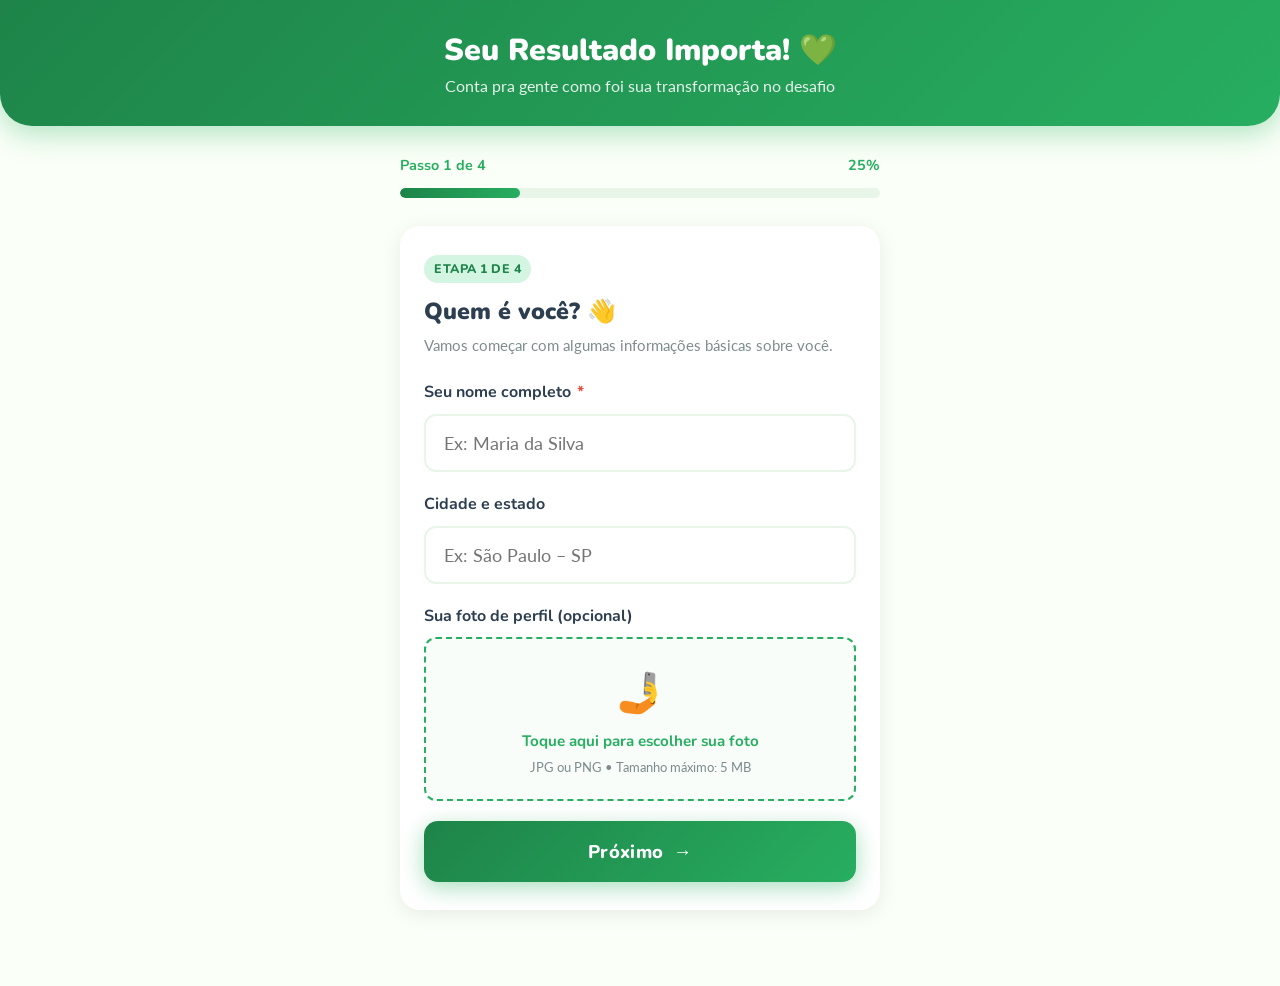
<file: depoimentos/index.html>
<!DOCTYPE html>
<html lang="pt-BR">
<head>
  <meta charset="UTF-8">
  <meta name="viewport" content="width=device-width, initial-scale=1.0, maximum-scale=1.0">
  <title>Seu Resultado Importa! — Desafio -5kg em 7 Dias</title>
  <link rel="stylesheet" href="style.css">
  <style>
    /* Estilos exclusivos desta página que não precisam ir para o CSS compartilhado */
    .nav-voltar {
      display: inline-flex;
      align-items: center;
      gap: 6px;
      background: none;
      border: none;
      color: var(--verde);
      font-family: 'Nunito', sans-serif;
      font-size: 0.95rem;
      font-weight: 700;
      cursor: pointer;
      padding: 8px 0;
      margin-bottom: 8px;
    }
    .nav-voltar:hover { text-decoration: underline; }

    .campo-peso-par {
      display: grid;
      grid-template-columns: 1fr 1fr;
      gap: 14px;
    }

    .sufixo-campo {
      position: relative;
    }
    .sufixo-campo .sufixo {
      position: absolute;
      right: 16px;
      top: 50%;
      transform: translateY(-50%);
      font-family: 'Nunito', sans-serif;
      font-weight: 700;
      color: var(--texto2);
      pointer-events: none;
      font-size: 1rem;
    }
    .sufixo-campo .input-campo { padding-right: 46px; }

    .etapa-numero {
      display: inline-block;
      background: var(--verde-claro);
      color: var(--verde-escuro);
      font-family: 'Nunito', sans-serif;
      font-weight: 800;
      font-size: 0.78rem;
      padding: 4px 10px;
      border-radius: 99px;
      margin-bottom: 10px;
      text-transform: uppercase;
      letter-spacing: 0.5px;
    }
  </style>
</head>
<body>

<!-- Canvas para confete (sempre presente, fora do .pagina) -->
<canvas id="confete-canvas"></canvas>

<!-- Header -->
<header class="header">
  <h1>Seu Resultado Importa! 💚</h1>
  <p>Conta pra gente como foi sua transformação no desafio</p>
</header>

<div class="pagina">

  <!-- Barra de progresso -->
  <div class="progress-wrap" id="progress-wrap">
    <div class="progress-info">
      <span id="passo-texto">Passo 1 de 4</span>
      <span id="passo-pct">25%</span>
    </div>
    <div class="progress-bar">
      <div class="progress-fill" id="progress-fill" style="width:25%"></div>
    </div>
  </div>

  <!-- =============================================
       ETAPA 1 — Identificação
       ============================================= -->
  <div class="etapa ativa" id="etapa-1">
    <div class="etapa-card">
      <span class="etapa-numero">Etapa 1 de 4</span>
      <h2 class="etapa-titulo">Quem é você? 👋</h2>
      <p class="etapa-subtitulo">Vamos começar com algumas informações básicas sobre você.</p>

      <!-- Nome -->
      <div class="campo-grupo">
        <label class="campo-label" for="nome">Seu nome completo <span class="obrigatorio">*</span></label>
        <input type="text"
               id="nome"
               class="input-campo"
               placeholder="Ex: Maria da Silva"
               autocomplete="name"
               inputmode="text">
        <div class="msg-erro" id="erro-nome">⚠️ Por favor, informe seu nome completo.</div>
      </div>

      <!-- Cidade -->
      <div class="campo-grupo">
        <label class="campo-label" for="cidade">Cidade e estado</label>
        <input type="text"
               id="cidade"
               class="input-campo"
               placeholder="Ex: São Paulo – SP"
               autocomplete="address-level2"
               inputmode="text">
      </div>

      <!-- Foto de perfil -->
      <div class="campo-grupo">
        <label class="campo-label">Sua foto de perfil (opcional)</label>
        <div class="upload-area" onclick="document.getElementById('foto-perfil').click()">
          <span class="upload-icon">🤳</span>
          <p class="upload-texto">Toque aqui para escolher sua foto</p>
          <p class="upload-subtexto">JPG ou PNG • Tamanho máximo: 5 MB</p>
          <input type="file" id="foto-perfil" accept="image/*">
        </div>
        <img id="preview-perfil" class="preview-circular" alt="Prévia da foto de perfil">
      </div>

      <button class="btn-primario" onclick="irParaEtapa(2)">
        Próximo <span>→</span>
      </button>
    </div>
  </div>

  <!-- =============================================
       ETAPA 2 — Peso
       ============================================= -->
  <div class="etapa" id="etapa-2">
    <div class="etapa-card">
      <button class="nav-voltar" onclick="irParaEtapa(1)">← Voltar</button>
      <span class="etapa-numero">Etapa 2 de 4</span>
      <h2 class="etapa-titulo">Seu peso ⚖️</h2>
      <p class="etapa-subtitulo">Informe seu peso antes e depois do desafio. Não precisa ser exato, vai pelo que você mediu!</p>

      <!-- Peso antes/depois -->
      <div class="campo-grupo">
        <label class="campo-label">Seu peso ANTES e DEPOIS do desafio <span class="obrigatorio">*</span></label>
        <div class="campo-peso-par">
          <div>
            <p style="font-size:0.85rem;color:var(--texto2);font-weight:700;margin-bottom:6px;">📅 Antes</p>
            <div class="sufixo-campo">
              <input type="number"
                     id="peso-antes"
                     class="input-campo"
                     placeholder="78,5"
                     step="0.1"
                     min="30"
                     max="300"
                     inputmode="decimal"
                     oninput="calcularKg()">
              <span class="sufixo">kg</span>
            </div>
          </div>
          <div>
            <p style="font-size:0.85rem;color:var(--texto2);font-weight:700;margin-bottom:6px;">✅ Depois</p>
            <div class="sufixo-campo">
              <input type="number"
                     id="peso-depois"
                     class="input-campo"
                     placeholder="74,2"
                     step="0.1"
                     min="30"
                     max="300"
                     inputmode="decimal"
                     oninput="calcularKg()">
              <span class="sufixo">kg</span>
            </div>
          </div>
        </div>
        <div class="msg-erro" id="erro-peso">⚠️ Por favor, preencha os dois pesos corretamente.</div>
        <div class="msg-aviso" id="aviso-peso-maior">⚠️ O peso depois parece maior que o anterior. Confira os valores!</div>
      </div>

      <!-- Resultado kg -->
      <div class="resultado-destaque" id="resultado-kg">
        <div class="resultado-numero" id="kg-perdidos-texto">-</div>
        <div class="resultado-texto" id="kg-perdidos-label">kg perdidos 🎉</div>
      </div>

      <!-- Fotos antes/depois -->
      <div class="campo-grupo">
        <label class="campo-label">Fotos antes e depois (opcional)</label>
        <div class="fotos-row">
          <div>
            <span class="foto-slot-label">📸 Antes</span>
            <div class="upload-area" onclick="document.getElementById('foto-antes').click()" style="padding:16px 12px;">
              <span class="upload-icon" style="font-size:1.8rem;">📷</span>
              <p class="upload-texto" style="font-size:0.85rem;">Escolher foto</p>
              <input type="file" id="foto-antes" accept="image/*">
            </div>
            <img id="preview-antes" class="preview-retangular" alt="Foto antes">
          </div>
          <div>
            <span class="foto-slot-label">✨ Depois</span>
            <div class="upload-area" onclick="document.getElementById('foto-depois').click()" style="padding:16px 12px;">
              <span class="upload-icon" style="font-size:1.8rem;">📷</span>
              <p class="upload-texto" style="font-size:0.85rem;">Escolher foto</p>
              <input type="file" id="foto-depois" accept="image/*">
            </div>
            <img id="preview-depois" class="preview-retangular" alt="Foto depois">
          </div>
        </div>
      </div>

      <button class="btn-primario" onclick="irParaEtapa(3)">
        Próximo <span>→</span>
      </button>
    </div>
  </div>

  <!-- =============================================
       ETAPA 3 — Medidas
       ============================================= -->
  <div class="etapa" id="etapa-3">
    <div class="etapa-card">
      <button class="nav-voltar" onclick="irParaEtapa(2)">← Voltar</button>
      <span class="etapa-numero">Etapa 3 de 4</span>
      <h2 class="etapa-titulo">Suas medidas 📏</h2>
      <p class="etapa-subtitulo">Preencha o que você mediu. Pode deixar em branco o que não mediu — tudo bem!</p>

      <!-- Cabeçalho da tabela -->
      <div class="medidas-header">
        <span></span>
        <span>Antes (cm)</span>
        <span>Depois (cm)</span>
      </div>

      <!-- Linhas de medidas -->
      <div id="linhas-medidas">
        <!-- geradas pelo JS -->
      </div>

      <!-- Resultado total cm -->
      <div class="resultado-destaque" id="resultado-cm">
        <div class="resultado-numero" id="cm-perdidos-texto">-</div>
        <div class="resultado-texto">cm perdidos no total 💪</div>
      </div>

      <button class="btn-primario" onclick="irParaEtapa(4)">
        Próximo <span>→</span>
      </button>
    </div>
  </div>

  <!-- =============================================
       ETAPA 4 — Depoimento
       ============================================= -->
  <div class="etapa" id="etapa-4">
    <div class="etapa-card">
      <button class="nav-voltar" onclick="irParaEtapa(3)">← Voltar</button>
      <span class="etapa-numero">Etapa 4 de 4</span>
      <h2 class="etapa-titulo">Seu depoimento 💬</h2>
      <p class="etapa-subtitulo">Conta tudo! Sua história pode inspirar outras mulheres a dar o primeiro passo.</p>

      <!-- Texto do depoimento -->
      <div class="campo-grupo">
        <label class="campo-label" for="depoimento-texto">Como foi sua experiência? O que mudou na sua vida? <span class="obrigatorio">*</span></label>
        <textarea id="depoimento-texto"
                  class="input-campo"
                  placeholder="Ex: Eu estava sem esperança, mas em 7 dias consegui..."
                  oninput="contarChars(this)"></textarea>
        <div class="contador-chars" id="contador-chars">Mínimo 50 caracteres</div>
        <div class="msg-erro" id="erro-depoimento">⚠️ Conta mais! Escreva pelo menos 50 caracteres.</div>
      </div>

      <!-- Avaliação com estrelas -->
      <div class="campo-grupo">
        <label class="campo-label">Como você avalia o desafio? <span class="obrigatorio">*</span></label>
        <div class="estrelas-wrap" id="estrelas-wrap">
          <span class="estrela" data-val="1" onclick="selecionarEstrela(1)" onmouseover="hoverEstrela(1)" onmouseout="unhoverEstrela()">⭐</span>
          <span class="estrela" data-val="2" onclick="selecionarEstrela(2)" onmouseover="hoverEstrela(2)" onmouseout="unhoverEstrela()">⭐</span>
          <span class="estrela" data-val="3" onclick="selecionarEstrela(3)" onmouseover="hoverEstrela(3)" onmouseout="unhoverEstrela()">⭐</span>
          <span class="estrela" data-val="4" onclick="selecionarEstrela(4)" onmouseover="hoverEstrela(4)" onmouseout="unhoverEstrela()">⭐</span>
          <span class="estrela" data-val="5" onclick="selecionarEstrela(5)" onmouseover="hoverEstrela(5)" onmouseout="unhoverEstrela()">⭐</span>
        </div>
        <div class="msg-erro" id="erro-estrelas">⚠️ Por favor, selecione uma avaliação de 1 a 5 estrelas.</div>
      </div>

      <!-- Autorização -->
      <div class="campo-grupo">
        <label class="checkbox-grupo">
          <input type="checkbox" id="autoriza-uso">
          <span class="checkbox-texto">✅ Autorizo o uso do meu depoimento nas redes sociais da Carol Zonato</span>
        </label>
        <div class="msg-erro" id="erro-autorizacao">⚠️ Você precisa marcar a autorização para continuar.</div>
      </div>

      <!-- Botão de envio -->
      <button class="btn-primario" id="btn-enviar" onclick="enviarDepoimento()">
        <span id="btn-enviar-texto">Enviar meu depoimento! 🚀</span>
        <div class="spinner" id="spinner-envio"></div>
      </button>
    </div>
  </div>

  <!-- =============================================
       TELA DE SUCESSO
       ============================================= -->
  <div class="tela-sucesso" id="tela-sucesso">
    <span class="sucesso-emoji">🎉</span>
    <h2 class="sucesso-titulo">Arrasou!</h2>
    <p class="sucesso-texto">
      Seu depoimento foi enviado com sucesso! 💚<br><br>
      A Carol vai adorar ver sua transformação incrível!
    </p>
  </div>

</div><!-- /pagina -->

<script>
/* ===================================================
   CONFIGURAÇÃO DAS MEDIDAS
   =================================================== */
const MEDIDAS = [
  { id: 'cintura',   label: 'Cintura',      icone: '📏' },
  { id: 'quadril',   label: 'Quadril',      icone: '📏' },
  { id: 'abdomen',   label: 'Abdômen',      icone: '📏' },
  { id: 'busto',     label: 'Busto',        icone: '📏' },
  { id: 'braco_d',   label: 'Braço D.',     icone: '📏' },
  { id: 'coxa_d',    label: 'Coxa D.',      icone: '📏' },
];

/* ===================================================
   ESTADO DA APLICAÇÃO
   =================================================== */
let etapaAtual = 1;
let avaliacaoSelecionada = 0;
let fotoPerfil_b64 = null;
let fotoAntes_b64  = null;
let fotoDepois_b64 = null;

/* ===================================================
   INIT
   =================================================== */
document.addEventListener('DOMContentLoaded', () => {
  gerarLinhasMedidas();
  bindFotoInput('foto-perfil', 'preview-perfil', 'circular', (b64) => fotoPerfil_b64 = b64);
  bindFotoInput('foto-antes',  'preview-antes',  'retangular', (b64) => fotoAntes_b64 = b64);
  bindFotoInput('foto-depois', 'preview-depois', 'retangular', (b64) => fotoDepois_b64 = b64);
});

/* ===================================================
   GERAÇÃO DAS LINHAS DE MEDIDAS
   =================================================== */
function gerarLinhasMedidas() {
  const container = document.getElementById('linhas-medidas');
  container.innerHTML = MEDIDAS.map(m => `
    <div class="medida-linha">
      <div class="medida-icone-wrap">
        <span class="medida-icone">${m.icone}</span>
        <span class="medida-nome">${m.label}</span>
      </div>
      <input type="number"
             id="m-antes-${m.id}"
             class="medida-input"
             placeholder="—"
             min="0"
             max="200"
             step="0.1"
             inputmode="decimal"
             oninput="calcularCm()">
      <input type="number"
             id="m-depois-${m.id}"
             class="medida-input"
             placeholder="—"
             min="0"
             max="200"
             step="0.1"
             inputmode="decimal"
             oninput="calcularCm()">
    </div>
  `).join('');
}

/* ===================================================
   NAVEGAÇÃO ENTRE ETAPAS
   =================================================== */
function irParaEtapa(numero) {
  if (numero > etapaAtual && !validarEtapaAtual()) return;

  // Esconde etapa atual
  document.getElementById('etapa-' + etapaAtual).classList.remove('ativa');
  etapaAtual = numero;

  const alvo = document.getElementById('etapa-' + numero);
  if (alvo) {
    alvo.classList.add('ativa');
    atualizarProgresso();
    window.scrollTo({ top: 0, behavior: 'smooth' });
    if (navigator.vibrate) navigator.vibrate(30);
  }
}

function atualizarProgresso() {
  const pct = Math.round((etapaAtual / 4) * 100);
  document.getElementById('progress-fill').style.width = pct + '%';
  document.getElementById('passo-texto').textContent = 'Passo ' + etapaAtual + ' de 4';
  document.getElementById('passo-pct').textContent = pct + '%';
}

/* ===================================================
   VALIDAÇÃO POR ETAPA
   =================================================== */
function validarEtapaAtual() {
  if (etapaAtual === 1) return validarEtapa1();
  if (etapaAtual === 2) return validarEtapa2();
  if (etapaAtual === 3) return true; // medidas são opcionais
  return true;
}

function validarEtapa1() {
  const nome = document.getElementById('nome').value.trim();
  const erroEl = document.getElementById('erro-nome');
  const inputEl = document.getElementById('nome');

  if (!nome) {
    mostrarErro(inputEl, erroEl);
    return false;
  }
  esconderErro(inputEl, erroEl);
  return true;
}

function validarEtapa2() {
  const antes  = parseFloat(document.getElementById('peso-antes').value);
  const depois = parseFloat(document.getElementById('peso-depois').value);
  const erroEl = document.getElementById('erro-peso');
  const inputAntes  = document.getElementById('peso-antes');
  const inputDepois = document.getElementById('peso-depois');

  if (!antes || !depois || antes <= 0 || depois <= 0) {
    mostrarErro(inputAntes, erroEl);
    mostrarErro(inputDepois, erroEl);
    return false;
  }
  esconderErro(inputAntes, erroEl);
  esconderErro(inputDepois, erroEl);
  return true;
}

function mostrarErro(inputEl, msgEl) {
  inputEl && inputEl.classList.add('erro-campo');
  msgEl   && msgEl.classList.add('visivel');
}

function esconderErro(inputEl, msgEl) {
  inputEl && inputEl.classList.remove('erro-campo');
  msgEl   && msgEl.classList.remove('visivel');
}

/* ===================================================
   CÁLCULO DE KG PERDIDOS
   =================================================== */
function calcularKg() {
  const antes  = parseFloat(document.getElementById('peso-antes').value);
  const depois = parseFloat(document.getElementById('peso-depois').value);
  const resultEl = document.getElementById('resultado-kg');
  const avisoEl  = document.getElementById('aviso-peso-maior');

  if (antes > 0 && depois > 0) {
    const diff = antes - depois;
    document.getElementById('kg-perdidos-texto').textContent =
      (diff > 0 ? '+' : '') + diff.toFixed(1).replace('.', ',');
    document.getElementById('kg-perdidos-label').textContent =
      diff >= 0 ? 'kg perdidos 🎉' : 'kg (parece que você ganhou — confira!)';
    resultEl.classList.add('visivel');

    if (depois > antes) {
      avisoEl.classList.add('visivel');
    } else {
      avisoEl.classList.remove('visivel');
    }
  } else {
    resultEl.classList.remove('visivel');
  }
}

/* ===================================================
   CÁLCULO DE CM PERDIDOS
   =================================================== */
function calcularCm() {
  let total = 0;
  let temAlgum = false;

  MEDIDAS.forEach(m => {
    const antes  = parseFloat(document.getElementById('m-antes-' + m.id).value);
    const depois = parseFloat(document.getElementById('m-depois-' + m.id).value);
    if (!isNaN(antes) && !isNaN(depois)) {
      temAlgum = true;
      total += (antes - depois);
    }
  });

  const resultEl = document.getElementById('resultado-cm');
  if (temAlgum) {
    document.getElementById('cm-perdidos-texto').textContent =
      (total > 0 ? '+' : '') + total.toFixed(1).replace('.', ',');
    resultEl.classList.add('visivel');
  } else {
    resultEl.classList.remove('visivel');
  }
}

/* ===================================================
   UPLOAD E PREVIEW DE FOTOS
   =================================================== */
function bindFotoInput(inputId, previewId, tipo, callback) {
  const input   = document.getElementById(inputId);
  const preview = document.getElementById(previewId);

  input.addEventListener('change', () => {
    const file = input.files[0];
    if (!file) return;

    // Limite de 5 MB
    if (file.size > 5 * 1024 * 1024) {
      alert('A imagem é muito grande! Use uma foto de até 5 MB.');
      input.value = '';
      return;
    }

    const reader = new FileReader();
    reader.onload = e => {
      const b64 = e.target.result;
      preview.src = b64;
      preview.style.display = 'block';
      callback(b64);
    };
    reader.readAsDataURL(file);
  });
}

/* ===================================================
   ESTRELAS
   =================================================== */
function selecionarEstrela(val) {
  avaliacaoSelecionada = val;
  atualizarEstrelasVisuais(val, false);
}

function hoverEstrela(val) {
  atualizarEstrelasVisuais(val, true);
}

function unhoverEstrela() {
  atualizarEstrelasVisuais(avaliacaoSelecionada, false);
}

function atualizarEstrelasVisuais(val, isHover) {
  document.querySelectorAll('.estrela').forEach(el => {
    const n = parseInt(el.dataset.val);
    el.classList.toggle('ativa',       !isHover && n <= val);
    el.classList.toggle('hover-ativa',  isHover && n <= val);
  });
}

/* ===================================================
   CONTADOR DE CHARS
   =================================================== */
function contarChars(el) {
  const len = el.value.trim().length;
  const contador = document.getElementById('contador-chars');
  if (len < 50) {
    contador.textContent = `Faltam ${50 - len} caracteres`;
    contador.classList.remove('ok');
  } else {
    contador.textContent = `✔ ${len} caracteres — ótimo!`;
    contador.classList.add('ok');
  }
}

/* ===================================================
   ENVIO DO FORMULÁRIO
   =================================================== */
function enviarDepoimento() {
  // Validação etapa 4
  let valido = true;

  const textoEl  = document.getElementById('depoimento-texto');
  const texto    = textoEl.value.trim();
  const erroTxt  = document.getElementById('erro-depoimento');

  if (texto.length < 50) {
    mostrarErro(textoEl, erroTxt);
    valido = false;
  } else {
    esconderErro(textoEl, erroTxt);
  }

  const erroEst = document.getElementById('erro-estrelas');
  if (avaliacaoSelecionada === 0) {
    erroEst.classList.add('visivel');
    valido = false;
  } else {
    erroEst.classList.remove('visivel');
  }

  const autoriza  = document.getElementById('autoriza-uso').checked;
  const erroAut   = document.getElementById('erro-autorizacao');
  if (!autoriza) {
    erroAut.classList.add('visivel');
    valido = false;
  } else {
    erroAut.classList.remove('visivel');
  }

  if (!valido) return;

  // Spinner
  const btn = document.getElementById('btn-enviar');
  btn.disabled = true;
  document.getElementById('btn-enviar-texto').textContent = 'Enviando...';
  document.getElementById('spinner-envio').classList.add('visivel');

  // Coleta dados
  const pesoBefore = parseFloat(document.getElementById('peso-antes').value) || null;
  const pesoAfter  = parseFloat(document.getElementById('peso-depois').value) || null;

  const medidasAntes  = {};
  const medidasDepois = {};
  let cmTotal = 0;

  MEDIDAS.forEach(m => {
    const a = parseFloat(document.getElementById('m-antes-'  + m.id).value) || null;
    const d = parseFloat(document.getElementById('m-depois-' + m.id).value) || null;
    medidasAntes[m.id]  = a;
    medidasDepois[m.id] = d;
    if (a !== null && d !== null) cmTotal += (a - d);
  });

  const depoimento = {
    id:               Date.now(),
    timestamp:        new Date().toISOString(),
    nome:             document.getElementById('nome').value.trim(),
    cidade:           document.getElementById('cidade').value.trim(),
    peso_antes:       pesoBefore,
    peso_depois:      pesoAfter,
    kg_perdidos:      (pesoBefore && pesoAfter) ? +(pesoBefore - pesoAfter).toFixed(2) : null,
    medidas_antes:    medidasAntes,
    medidas_depois:   medidasDepois,
    cm_perdidos_total: +cmTotal.toFixed(1),
    depoimento_texto:  texto,
    avaliacao:         avaliacaoSelecionada,
    autoriza_uso:      true,
    foto_perfil_base64: fotoPerfil_b64,
    foto_antes_base64:  fotoAntes_b64,
    foto_depois_base64: fotoDepois_b64,
  };

  // Salva no localStorage
  try {
    const lista = JSON.parse(localStorage.getItem('desafio_depoimentos') || '[]');
    lista.push(depoimento);
    localStorage.setItem('desafio_depoimentos', JSON.stringify(lista));
  } catch (e) {
    // localStorage cheio (imagens grandes) — salva sem as imagens
    const semFotos = { ...depoimento, foto_perfil_base64: null, foto_antes_base64: null, foto_depois_base64: null };
    const lista = JSON.parse(localStorage.getItem('desafio_depoimentos') || '[]');
    lista.push(semFotos);
    localStorage.setItem('desafio_depoimentos', JSON.stringify(lista));
  }

  // Simula pequeno delay para feedback visual
  setTimeout(() => {
    mostrarSucesso();
  }, 900);
}

/* ===================================================
   TELA DE SUCESSO + CONFETE
   =================================================== */
function mostrarSucesso() {
  // Oculta formulário
  document.getElementById('etapa-4').classList.remove('ativa');
  document.getElementById('progress-wrap').style.display = 'none';

  // Mostra tela de sucesso
  document.getElementById('tela-sucesso').classList.add('ativa');
  window.scrollTo({ top: 0, behavior: 'smooth' });
  if (navigator.vibrate) navigator.vibrate([50, 50, 100]);

  // Dispara confete
  lancarConfete();
}

/* ===================================================
   CONFETE — canvas animation sem libs externas
   =================================================== */
function lancarConfete() {
  const canvas = document.getElementById('confete-canvas');
  const ctx    = canvas.getContext('2d');

  canvas.width  = window.innerWidth;
  canvas.height = window.innerHeight;

  const cores = ['#27AE60','#E74C3C','#F39C12','#3498DB','#9B59B6','#1ABC9C','#E67E22','#ECF0F1'];

  const particulas = Array.from({ length: 120 }, () => ({
    x:   Math.random() * canvas.width,
    y:   Math.random() * canvas.height - canvas.height,
    w:   Math.random() * 10 + 5,
    h:   Math.random() * 6  + 3,
    cor: cores[Math.floor(Math.random() * cores.length)],
    vy:  Math.random() * 3 + 2,
    vx:  (Math.random() - 0.5) * 2,
    rot: Math.random() * 360,
    vr:  (Math.random() - 0.5) * 8,
    opacidade: 1,
  }));

  let frame = 0;

  function animar() {
    ctx.clearRect(0, 0, canvas.width, canvas.height);
    frame++;

    particulas.forEach(p => {
      p.y   += p.vy;
      p.x   += p.vx;
      p.rot += p.vr;
      if (frame > 120) p.opacidade = Math.max(0, p.opacidade - 0.012);

      ctx.save();
      ctx.translate(p.x + p.w / 2, p.y + p.h / 2);
      ctx.rotate(p.rot * Math.PI / 180);
      ctx.globalAlpha = p.opacidade;
      ctx.fillStyle = p.cor;
      ctx.fillRect(-p.w / 2, -p.h / 2, p.w, p.h);
      ctx.restore();
    });

    const ainda_visiveis = particulas.some(p => p.opacidade > 0);
    if (ainda_visiveis && frame < 280) {
      requestAnimationFrame(animar);
    } else {
      ctx.clearRect(0, 0, canvas.width, canvas.height);
    }
  }

  animar();
}
</script>
</body>
</html>
</file>
<file: depoimentos/style.css>
/* ========================================
   Desafio -5kg em 7 Dias — Carol Zonato
   Estilos Compartilhados
   ======================================== */

@import url('https://fonts.googleapis.com/css2?family=Nunito:wght@400;600;700;800;900&family=Lato:wght@400;700&display=swap');

/* --- Variáveis --- */
:root {
  --verde:         #27AE60;
  --verde-escuro:  #1E8449;
  --verde-claro:   #D5F5E3;
  --coral:         #E74C3C;
  --amarelo:       #F39C12;
  --fundo:         #FAFFF7;
  --card:          #FFFFFF;
  --texto:         #2C3E50;
  --texto2:        #7F8C8D;
  --borda:         #E8F5E9;
  --sombra:        0 4px 20px rgba(0,0,0,0.08);
  --radius:        20px;
  --radius-sm:     12px;
}

/* --- Reset --- */
*, *::before, *::after { box-sizing: border-box; margin: 0; padding: 0; }

html { font-size: 16px; scroll-behavior: smooth; }

body {
  font-family: 'Lato', sans-serif;
  background: var(--fundo);
  color: var(--texto);
  min-height: 100vh;
  line-height: 1.6;
  -webkit-font-smoothing: antialiased;
}

h1, h2, h3, h4 { font-family: 'Nunito', sans-serif; }

/* ========================================
   LAYOUT FORMULÁRIO
   ======================================== */

.pagina {
  max-width: 520px;
  margin: 0 auto;
  padding: 0 20px 60px;
}

/* --- Header --- */
.header {
  background: linear-gradient(135deg, var(--verde-escuro) 0%, var(--verde) 100%);
  padding: 32px 24px 28px;
  text-align: center;
  border-radius: 0 0 32px 32px;
  margin-bottom: 28px;
  box-shadow: 0 8px 28px rgba(39,174,96,0.35);
}

.header h1 {
  color: #fff;
  font-size: 1.9rem;
  font-weight: 900;
  margin-bottom: 6px;
  line-height: 1.2;
}

.header p {
  color: rgba(255,255,255,0.88);
  font-size: 1rem;
  line-height: 1.5;
}

/* --- Progresso --- */
.progress-wrap { margin-bottom: 28px; }

.progress-info {
  display: flex;
  justify-content: space-between;
  align-items: center;
  margin-bottom: 10px;
}

.progress-info span {
  font-family: 'Nunito', sans-serif;
  font-size: 0.9rem;
  font-weight: 700;
  color: var(--verde);
}

.progress-bar {
  height: 10px;
  background: var(--borda);
  border-radius: 99px;
  overflow: hidden;
}

.progress-fill {
  height: 100%;
  background: linear-gradient(90deg, var(--verde-escuro), var(--verde));
  border-radius: 99px;
  transition: width 0.5s cubic-bezier(0.4,0,0.2,1);
}

/* --- Etapas --- */
.etapa { display: none; animation: slideIn 0.4s cubic-bezier(0.4,0,0.2,1); }
.etapa.ativa { display: block; }

@keyframes slideIn {
  from { opacity: 0; transform: translateX(28px); }
  to   { opacity: 1; transform: translateX(0); }
}
@keyframes fadeIn {
  from { opacity: 0; transform: translateY(10px); }
  to   { opacity: 1; transform: translateY(0); }
}

/* --- Card de etapa --- */
.etapa-card {
  background: var(--card);
  border-radius: var(--radius);
  padding: 28px 24px;
  box-shadow: var(--sombra);
  margin-bottom: 16px;
}

.etapa-titulo {
  font-size: 1.45rem;
  font-weight: 900;
  color: var(--texto);
  margin-bottom: 4px;
}

.etapa-subtitulo {
  font-size: 0.95rem;
  color: var(--texto2);
  margin-bottom: 24px;
  line-height: 1.5;
}

/* --- Campos --- */
.campo-grupo { margin-bottom: 20px; }

.campo-label {
  display: block;
  font-family: 'Nunito', sans-serif;
  font-weight: 700;
  font-size: 1rem;
  color: var(--texto);
  margin-bottom: 8px;
}

.campo-label .obrigatorio { color: var(--coral); margin-left: 2px; }

.input-campo {
  width: 100%;
  padding: 16px 18px;
  border: 2px solid var(--borda);
  border-radius: var(--radius-sm);
  font-family: 'Lato', sans-serif;
  font-size: 18px;
  color: var(--texto);
  background: #fff;
  transition: border-color 0.2s, box-shadow 0.2s;
  outline: none;
  -webkit-appearance: none;
  appearance: none;
}

.input-campo:focus {
  border-color: var(--verde);
  box-shadow: 0 0 0 4px rgba(39,174,96,0.12);
}

.input-campo.erro-campo { border-color: var(--coral); box-shadow: 0 0 0 4px rgba(231,76,60,0.10); }
.input-campo.aviso-campo { border-color: var(--amarelo); }

textarea.input-campo {
  resize: vertical;
  min-height: 150px;
  line-height: 1.7;
}

/* Mensagens de erro / aviso */
.msg-erro {
  display: none;
  align-items: center;
  gap: 6px;
  color: var(--coral);
  font-size: 0.875rem;
  font-weight: 700;
  margin-top: 6px;
}
.msg-erro.visivel { display: flex; }

.msg-aviso {
  display: none;
  align-items: center;
  gap: 8px;
  color: #8a6200;
  font-size: 0.875rem;
  font-weight: 600;
  margin-top: 8px;
  background: #FEF9E7;
  padding: 10px 14px;
  border-radius: 10px;
  border-left: 4px solid var(--amarelo);
}
.msg-aviso.visivel { display: flex; }

/* --- Upload de foto --- */
.upload-area {
  border: 2.5px dashed var(--verde);
  border-radius: var(--radius-sm);
  padding: 22px 20px;
  text-align: center;
  cursor: pointer;
  transition: background 0.2s;
  background: rgba(39,174,96,0.03);
}
.upload-area:hover { background: rgba(39,174,96,0.08); }
.upload-area input[type=file] { display: none; }

.upload-icon { font-size: 2.4rem; margin-bottom: 6px; display: block; }
.upload-texto { font-family: 'Nunito', sans-serif; font-size: 0.95rem; color: var(--verde); font-weight: 700; }
.upload-subtexto { font-size: 0.8rem; color: var(--texto2); margin-top: 4px; }

/* Previews */
.preview-circular {
  width: 120px;
  height: 120px;
  border-radius: 50%;
  object-fit: cover;
  border: 4px solid var(--verde);
  display: none;
  margin: 14px auto 0;
  box-shadow: 0 4px 18px rgba(39,174,96,0.25);
}

.preview-retangular {
  width: 100%;
  max-height: 220px;
  border-radius: var(--radius-sm);
  object-fit: cover;
  display: none;
  margin-top: 12px;
  box-shadow: var(--sombra);
}

.fotos-row {
  display: grid;
  grid-template-columns: 1fr 1fr;
  gap: 14px;
  margin-top: 16px;
}

.foto-slot-label {
  display: block;
  font-family: 'Nunito', sans-serif;
  font-size: 0.85rem;
  font-weight: 700;
  color: var(--texto2);
  margin-bottom: 6px;
  text-transform: uppercase;
  letter-spacing: 0.4px;
}

/* --- Resultado kg / cm --- */
.resultado-destaque {
  display: none;
  background: linear-gradient(135deg, #D5F5E3, #A9DFBF);
  border-radius: var(--radius-sm);
  padding: 18px 20px;
  text-align: center;
  margin: 18px 0;
  animation: fadeIn 0.4s ease;
}
.resultado-destaque.visivel { display: block; }

.resultado-numero {
  font-family: 'Nunito', sans-serif;
  font-size: 2.4rem;
  font-weight: 900;
  color: var(--verde-escuro);
  line-height: 1;
}

.resultado-texto {
  font-size: 1rem;
  color: var(--verde-escuro);
  font-weight: 700;
  margin-top: 4px;
}

/* --- Tabela medidas --- */
.medidas-header {
  display: grid;
  grid-template-columns: 44px 1fr 1fr;
  gap: 8px;
  margin-bottom: 6px;
  padding: 0 4px;
}
.medidas-header span {
  font-family: 'Nunito', sans-serif;
  font-size: 0.78rem;
  font-weight: 700;
  color: var(--texto2);
  text-transform: uppercase;
  letter-spacing: 0.5px;
  text-align: center;
}

.medida-linha {
  display: grid;
  grid-template-columns: 44px 1fr 1fr;
  gap: 8px;
  align-items: center;
  margin-bottom: 10px;
}

.medida-icone-wrap { text-align: center; }
.medida-icone { font-size: 1.3rem; display: block; }
.medida-nome { font-size: 0.68rem; color: var(--texto2); font-weight: 700; margin-top: 1px; }

.medida-input {
  padding: 13px 8px;
  border: 2px solid var(--borda);
  border-radius: 10px;
  font-family: 'Lato', sans-serif;
  font-size: 16px;
  text-align: center;
  color: var(--texto);
  width: 100%;
  transition: border-color 0.2s;
  outline: none;
  background: #fff;
  -webkit-appearance: none;
  appearance: none;
}
.medida-input:focus { border-color: var(--verde); }

/* --- Estrelas --- */
.estrelas-wrap { display: flex; gap: 6px; margin-top: 8px; }

.estrela {
  font-size: 2.2rem;
  cursor: pointer;
  transition: transform 0.15s, filter 0.15s;
  filter: grayscale(1) opacity(0.4);
  line-height: 1;
  user-select: none;
}
.estrela.ativa,
.estrela.hover-ativa { filter: none; transform: scale(1.15); }

/* --- Checkbox --- */
.checkbox-grupo {
  display: flex;
  align-items: flex-start;
  gap: 14px;
  padding: 16px;
  background: rgba(39,174,96,0.06);
  border-radius: var(--radius-sm);
  cursor: pointer;
  border: 2px solid transparent;
  transition: border-color 0.2s;
}
.checkbox-grupo:has(input:checked) { border-color: var(--verde); }

.checkbox-grupo input[type=checkbox] {
  width: 24px;
  height: 24px;
  min-width: 24px;
  cursor: pointer;
  accent-color: var(--verde);
  margin-top: 1px;
}

.checkbox-texto { font-size: 0.95rem; color: var(--texto); line-height: 1.5; }

/* --- Contador de chars --- */
.contador-chars { font-size: 0.8rem; color: var(--texto2); text-align: right; margin-top: 5px; }
.contador-chars.ok { color: var(--verde); font-weight: 700; }

/* --- Botões --- */
.btn-primario {
  display: flex;
  align-items: center;
  justify-content: center;
  gap: 10px;
  width: 100%;
  padding: 18px 24px;
  background: linear-gradient(135deg, var(--verde-escuro), var(--verde));
  color: #fff;
  border: none;
  border-radius: 14px;
  font-family: 'Nunito', sans-serif;
  font-size: 1.15rem;
  font-weight: 800;
  cursor: pointer;
  transition: transform 0.15s, box-shadow 0.15s, opacity 0.15s;
  box-shadow: 0 6px 22px rgba(39,174,96,0.4);
  min-height: 58px;
  letter-spacing: 0.3px;
}
.btn-primario:hover:not(:disabled) { transform: translateY(-2px); box-shadow: 0 10px 30px rgba(39,174,96,0.5); }
.btn-primario:active:not(:disabled) { transform: translateY(0); }
.btn-primario:disabled { opacity: 0.6; cursor: not-allowed; }

/* Spinner */
.spinner {
  width: 22px;
  height: 22px;
  border: 3px solid rgba(255,255,255,0.4);
  border-top-color: #fff;
  border-radius: 50%;
  animation: spin 0.7s linear infinite;
  display: none;
  flex-shrink: 0;
}
.spinner.visivel { display: block; }

@keyframes spin { to { transform: rotate(360deg); } }

/* --- Tela de sucesso --- */
.tela-sucesso { display: none; text-align: center; padding: 40px 20px; animation: fadeIn 0.5s ease; }
.tela-sucesso.ativa { display: block; }

.sucesso-emoji { font-size: 5rem; display: block; margin-bottom: 16px; animation: bounce 0.7s ease; }
@keyframes bounce {
  0%,100% { transform: translateY(0); }
  50%      { transform: translateY(-22px); }
}

.sucesso-titulo { font-size: 2rem; font-weight: 900; color: var(--verde); margin-bottom: 12px; }
.sucesso-texto { font-size: 1.05rem; color: var(--texto2); max-width: 340px; margin: 0 auto; line-height: 1.7; }

/* Canvas confete */
#confete-canvas {
  position: fixed;
  top: 0; left: 0;
  width: 100%; height: 100%;
  pointer-events: none;
  z-index: 9999;
}

/* Separador */
.separador {
  height: 1px;
  background: var(--borda);
  margin: 20px 0;
}

/* ========================================
   ADMIN
   ======================================== */

.admin-header {
  background: linear-gradient(135deg, #1a1a2e 0%, #16213e 50%, #0f3460 100%);
  padding: 20px 24px;
  margin-bottom: 28px;
}

.admin-header-inner {
  max-width: 1200px;
  margin: 0 auto;
  display: flex;
  align-items: center;
  justify-content: space-between;
  flex-wrap: wrap;
  gap: 14px;
}

.admin-logo h1 { color: #fff; font-size: 1.3rem; font-weight: 800; line-height: 1.2; }
.admin-logo p  { color: rgba(255,255,255,0.55); font-size: 0.8rem; margin-top: 3px; }

.admin-acoes { display: flex; gap: 10px; flex-wrap: wrap; }

.admin-body { max-width: 1200px; margin: 0 auto; padding: 0 20px 60px; }

/* Cards de resumo */
.cards-resumo {
  display: grid;
  grid-template-columns: repeat(auto-fit, minmax(200px, 1fr));
  gap: 16px;
  margin-bottom: 28px;
}

.card-resumo {
  background: var(--card);
  border-radius: var(--radius);
  padding: 24px;
  box-shadow: var(--sombra);
  text-align: center;
  transition: transform 0.2s, box-shadow 0.2s;
}
.card-resumo:hover { transform: translateY(-3px); box-shadow: 0 8px 30px rgba(0,0,0,0.1); }

.card-resumo-icone { font-size: 2.2rem; margin-bottom: 8px; display: block; }
.card-resumo-valor { font-family: 'Nunito', sans-serif; font-size: 2rem; font-weight: 900; color: var(--verde); line-height: 1; }
.card-resumo-label { font-size: 0.85rem; color: var(--texto2); margin-top: 5px; }

/* Tabela */
.tabela-wrap { background: var(--card); border-radius: var(--radius); box-shadow: var(--sombra); overflow: hidden; }

.tabela-titulo-bar {
  padding: 18px 24px;
  border-bottom: 1px solid var(--borda);
  font-family: 'Nunito', sans-serif;
  font-weight: 800;
  font-size: 1.1rem;
  color: var(--texto);
  display: flex;
  align-items: center;
  justify-content: space-between;
}

.tabela-container { overflow-x: auto; }

table { width: 100%; border-collapse: collapse; }

thead { background: var(--fundo); }

th {
  padding: 13px 16px;
  text-align: left;
  font-family: 'Nunito', sans-serif;
  font-size: 0.78rem;
  font-weight: 700;
  color: var(--texto2);
  text-transform: uppercase;
  letter-spacing: 0.5px;
  white-space: nowrap;
}

td {
  padding: 14px 16px;
  border-top: 1px solid var(--borda);
  font-size: 0.9rem;
  color: var(--texto);
  white-space: nowrap;
}

tr:hover td { background: rgba(39,174,96,0.03); }

.badge {
  display: inline-block;
  padding: 4px 11px;
  border-radius: 99px;
  font-size: 0.75rem;
  font-weight: 700;
}
.badge-sim { background: var(--verde-claro); color: var(--verde-escuro); }
.badge-nao { background: #FDEDEC; color: #C0392B; }

.tabela-vazia { padding: 60px 24px; text-align: center; color: var(--texto2); }
.tabela-vazia-icone { font-size: 3rem; margin-bottom: 12px; display: block; }

/* Modal */
.modal-overlay {
  position: fixed;
  inset: 0;
  background: rgba(0,0,0,0.55);
  display: none;
  align-items: flex-start;
  justify-content: center;
  z-index: 1000;
  padding: 20px;
  overflow-y: auto;
  backdrop-filter: blur(3px);
  -webkit-backdrop-filter: blur(3px);
}
.modal-overlay.aberto { display: flex; }

.modal-box {
  background: #fff;
  border-radius: var(--radius);
  max-width: 600px;
  width: 100%;
  margin: auto;
  animation: fadeIn 0.25s ease;
  overflow: hidden;
}

.modal-header {
  padding: 20px 24px;
  border-bottom: 1px solid var(--borda);
  display: flex;
  align-items: center;
  justify-content: space-between;
}
.modal-header h2 { font-size: 1.15rem; font-weight: 800; }

.modal-fechar {
  width: 36px;
  height: 36px;
  border-radius: 50%;
  border: none;
  background: var(--fundo);
  cursor: pointer;
  font-size: 1.3rem;
  display: flex;
  align-items: center;
  justify-content: center;
  transition: background 0.15s;
}
.modal-fechar:hover { background: var(--borda); }

.modal-corpo { padding: 24px; }

.modal-perfil-wrap { display: flex; justify-content: center; margin-bottom: 18px; }
.modal-perfil { width: 90px; height: 90px; border-radius: 50%; object-fit: cover; border: 3px solid var(--verde); }

.modal-fotos { display: flex; gap: 12px; margin-bottom: 20px; }
.modal-foto { flex: 1; min-width: 0; }
.modal-foto-label { font-size: 0.75rem; font-weight: 700; color: var(--texto2); text-align: center; margin-bottom: 6px; text-transform: uppercase; display: block; }
.modal-foto img { width: 100%; border-radius: 12px; object-fit: cover; max-height: 200px; }

.modal-secao { margin-bottom: 18px; }
.modal-secao-titulo {
  font-family: 'Nunito', sans-serif;
  font-size: 0.78rem;
  font-weight: 700;
  color: var(--texto2);
  text-transform: uppercase;
  letter-spacing: 0.5px;
  margin-bottom: 10px;
  padding-bottom: 6px;
  border-bottom: 1px solid var(--borda);
}

.modal-grid { display: grid; grid-template-columns: 1fr 1fr; gap: 8px; }

.modal-item { padding: 10px 12px; background: var(--fundo); border-radius: 10px; }
.modal-item-label { font-size: 0.75rem; color: var(--texto2); margin-bottom: 2px; }
.modal-item-valor { font-weight: 700; font-size: 1rem; color: var(--texto); }

.modal-depoimento {
  background: var(--fundo);
  border-radius: 12px;
  padding: 16px;
  font-size: 0.95rem;
  line-height: 1.75;
  color: var(--texto);
  font-style: italic;
  border-left: 4px solid var(--verde);
}

.modal-estrelas { font-size: 1.5rem; letter-spacing: 2px; }

/* Botões admin */
.btn-admin {
  display: inline-flex;
  align-items: center;
  gap: 8px;
  padding: 12px 20px;
  border: none;
  border-radius: 12px;
  font-family: 'Nunito', sans-serif;
  font-size: 0.92rem;
  font-weight: 700;
  cursor: pointer;
  transition: transform 0.15s, box-shadow 0.15s;
  white-space: nowrap;
}
.btn-admin:hover { transform: translateY(-2px); }

.btn-admin-verde { background: linear-gradient(135deg, var(--verde-escuro), var(--verde)); color: #fff; box-shadow: 0 4px 14px rgba(39,174,96,0.35); }
.btn-admin-verde:hover { box-shadow: 0 8px 22px rgba(39,174,96,0.45); }

.btn-admin-perigo { background: linear-gradient(135deg, #C0392B, var(--coral)); color: #fff; box-shadow: 0 4px 14px rgba(231,76,60,0.3); }
.btn-admin-perigo:hover { box-shadow: 0 8px 22px rgba(231,76,60,0.4); }

.btn-ver {
  padding: 7px 14px;
  border: 2px solid var(--verde);
  border-radius: 8px;
  background: transparent;
  color: var(--verde);
  font-family: 'Nunito', sans-serif;
  font-size: 0.82rem;
  font-weight: 700;
  cursor: pointer;
  transition: background 0.15s;
  white-space: nowrap;
}
.btn-ver:hover { background: rgba(39,174,96,0.08); }

/* ========================================
   RESPONSIVO
   ======================================== */

@media (max-width: 480px) {
  .header h1        { font-size: 1.55rem; }
  .etapa-titulo     { font-size: 1.2rem; }
  .resultado-numero { font-size: 1.9rem; }
  .estrela          { font-size: 1.9rem; }
  .etapa-card       { padding: 22px 18px; }
  .cards-resumo     { grid-template-columns: 1fr 1fr; }
  .fotos-row        { grid-template-columns: 1fr; }
  .modal-grid       { grid-template-columns: 1fr; }
  .modal-fotos      { flex-direction: column; }
}

@media (max-width: 380px) {
  .pagina            { padding: 0 14px 60px; }
  .estrela           { font-size: 1.7rem; }
  .cards-resumo      { grid-template-columns: 1fr; }
  .btn-primario      { font-size: 1rem; }
  .admin-acoes       { width: 100%; }
  .btn-admin         { flex: 1; justify-content: center; }
}
</file>
